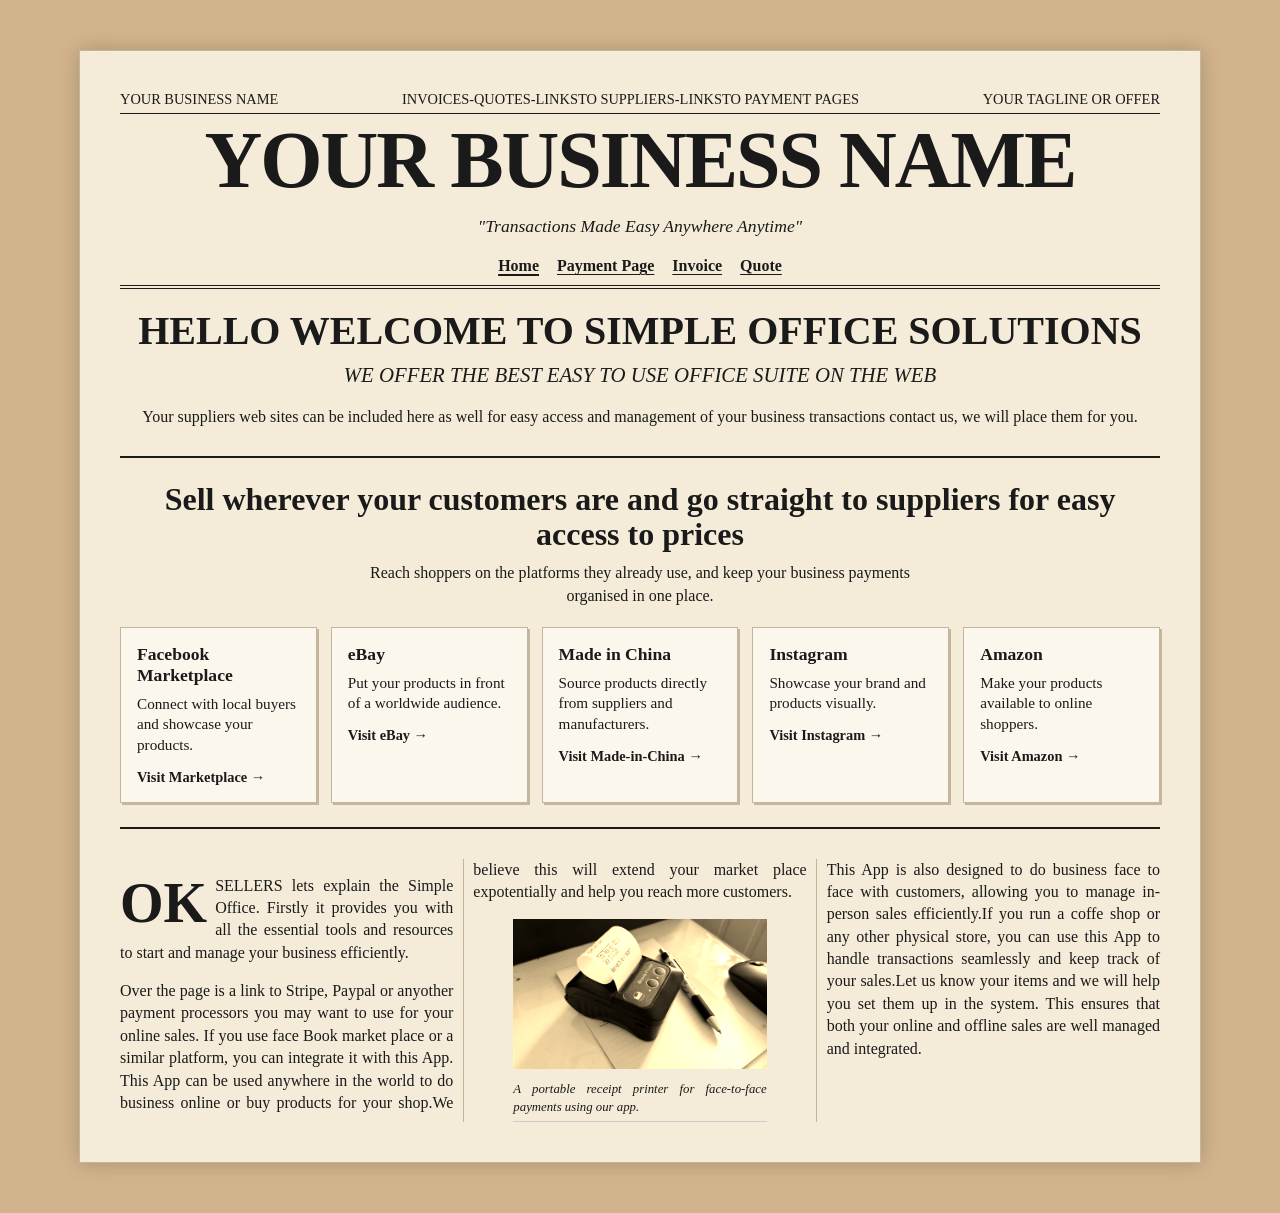
<file: index.html>
<!DOCTYPE html>
<html lang="en">
<head>
    <meta charset="UTF-8">
    <meta name="viewport" content="width=device-width, initial-scale=1.0">
    <meta name="description" content="YOUR BUSINESS NAME brings together simple business tools for sellers, including payment pages, invoices, quotes, and supplier links.">
    <link rel="canonical" href="https://YOUR-DOMAIN.COM/">
    <meta property="og:type" content="website">
    <meta property="og:title" content="YOUR BUSINESS NAME | Simple Office Solutions">
    <meta property="og:description" content="Simple business tools for sellers, with payment pages, invoices, quotes, and supplier links.">
    <meta property="og:url" content="https://YOUR-DOMAIN.COM/">
    <meta property="og:image" content="https://YOUR-DOMAIN.COM/officeprint.jpg">
    <title>YOUR BUSINESS NAME | Simple Office Solutions</title>
    <link rel="stylesheet" href="style.css">
</head>
<body>

<div class="newspaper-container">
    <header>
        <div class="meta-data">
            <span>YOUR BUSINESS NAME</span>
            <span>INVOICES-QUOTES-LINKSTO SUPPLIERS-LINKSTO PAYMENT PAGES</span>
            <span>YOUR TAGLINE OR OFFER</span>
        </div>
       
        <h1 class="logo">YOUR BUSINESS NAME</h1>
       
        <div class="motto">
            "Transactions Made Easy Anywhere Anytime"
        </div>

        <nav class="page-navigation" aria-label="Page navigation">
            <a href="index.html" aria-current="page">Home</a>
            <a href="page2.html">Payment Page</a>
            <a href="invoice.html">Invoice</a>
            <a href="quote.html">Quote</a>
        </nav>
    </header>

    <main class="content">
        <section class="main-headline">
            <h2>HELLO WELCOME TO SIMPLE OFFICE SOLUTIONS</h2>
            <h3>WE OFFER THE BEST EASY TO USE OFFICE SUITE ON THE WEB</h3>
            <p>Your suppliers web sites can be included here as well for easy access and management of your business transactions contact us, we will place them for you.</p>
        </section>

        <section class="marketplace-section" aria-labelledby="marketplace-heading">
            <h2 id="marketplace-heading">Sell wherever your customers are and go straight to suppliers for easy access to prices</h2>
            <p class="marketplace-intro">Reach shoppers on the platforms they already use, and keep your business payments organised in one place.</p>
            <div class="marketplace-cards">
                <a class="marketplace-card" href="https://www.facebook.com/marketplace/" target="_blank" rel="noopener noreferrer">
                    <h3>Facebook Marketplace</h3>
                    <p>Connect with local buyers and showcase your products.</p>
                    <span>Visit Marketplace &rarr;</span>
                </a>
                <a class="marketplace-card" href="https://www.ebay.com/" target="_blank" rel="noopener noreferrer">
                    <h3>eBay</h3>
                    <p>Put your products in front of a worldwide audience.</p>
                    <span>Visit eBay &rarr;</span>
                </a>
                <a class="marketplace-card" href="https://www.made-in-china.com/" target="_blank" rel="noopener noreferrer">
                    <h3>Made in China</h3>
                    <p>Source products directly from suppliers and manufacturers.</p>
                    <span>Visit Made-in-China &rarr;</span>
                </a>
                <a class="marketplace-card" href="https://www.instagram.com/" target="_blank" rel="noopener noreferrer">
                    <h3>Instagram</h3>
                    <p>Showcase your brand and products visually.</p>
                    <span>Visit Instagram &rarr;</span>
                </a>
                <a class="marketplace-card" href="https://www.amazon.com/" target="_blank" rel="noopener noreferrer">
                    <h3>Amazon</h3>
                    <p>Make your products available to online shoppers.</p>
                    <span>Visit Amazon &rarr;</span>
                </a>
            </div>
        </section>

        <div class="columns">
            <p><span class="drop-cap">OK</span> SELLERS lets explain the Simple Office. Firstly it provides you with all the essential tools and resources to start and manage your business efficiently.</p>
           
            <p>Over the page is a link to Stripe, Paypal or anyother payment processors you may want to use for your online sales. If you use face Book market place or a similar platform, you can integrate it with this App. This App can be used anywhere in the world to do business online or buy products for your shop.We believe this will extend your market place expotentially and help you reach more customers.</p>

            <figure>
                <img class="image-placeholder" src="officeprint.jpg" alt="A portable printer printing a receipt on a desk">
                <figcaption>A portable receipt printer for face-to-face payments using our app.</figcaption>
            </figure>

            <p>This App is also designed to do business face to face with customers, allowing you to manage in-person sales efficiently.If you run a coffe shop or any other physical store, you can use this App to handle transactions seamlessly and keep track of your sales.Let us know your items and we will help you set them up in the system. This ensures that both your online and offline sales are well managed and integrated.</p>
           
            <p></p>
        </div>
    </main>
</div>

</body>
</html>
</file>
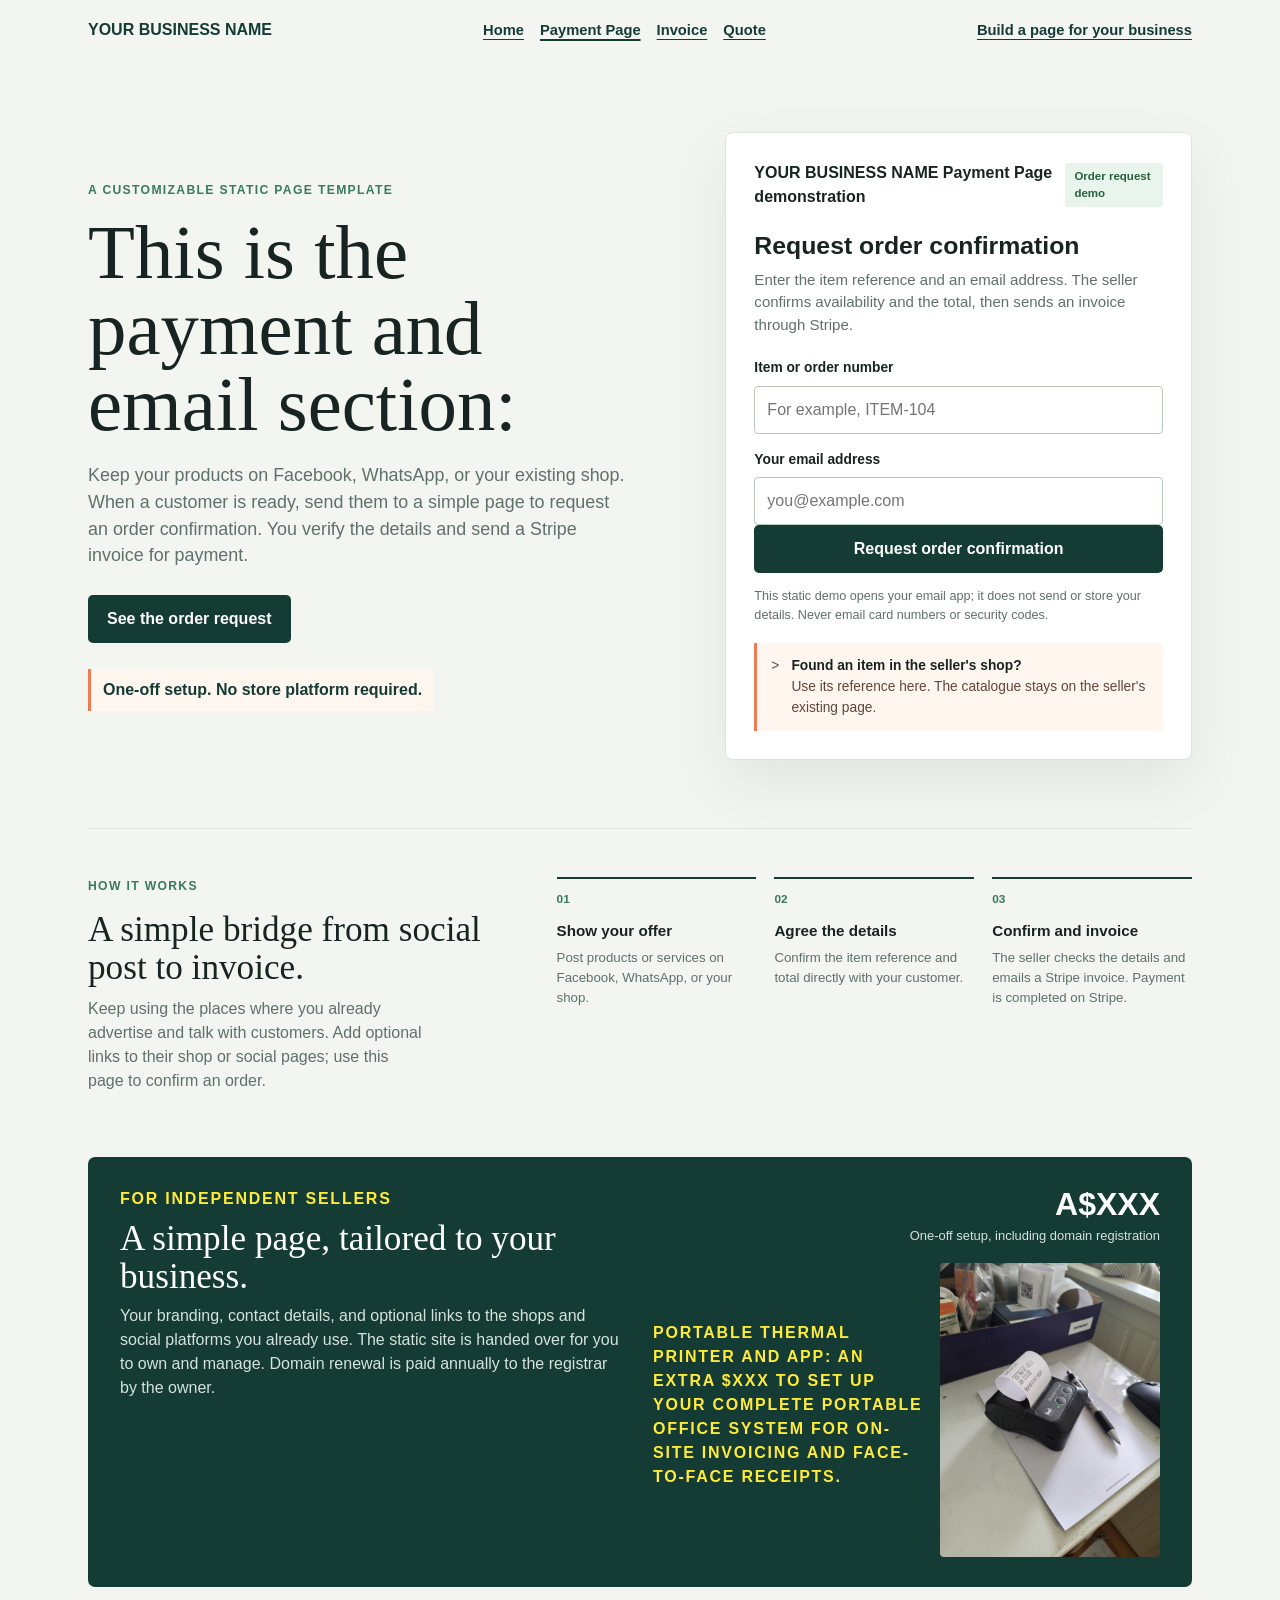
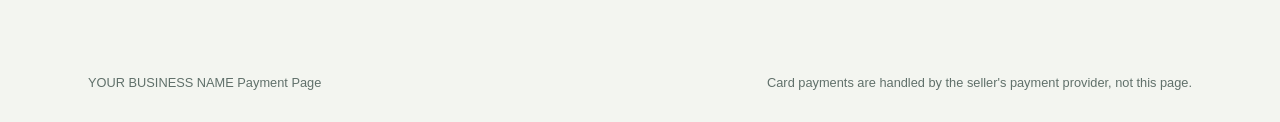
<file: page2.html>
<!DOCTYPE html>
<html lang="en">
<head>
<meta charset="UTF-8">
<meta name="viewport" content="width=device-width, initial-scale=1.0">
<meta name="theme-color" content="#153b35">
<meta name="description" content="A customizable static page template that helps independent sellers turn social-media enquiries into confirmed orders and payment invoices.">
<title>Payment Page | YOUR BUSINESS NAME</title>
<link rel="canonical" href="https://YOUR-DOMAIN.COM/page2.html">
<meta property="og:type" content="website">
<meta property="og:title" content="Payment Page | YOUR BUSINESS NAME">
<meta property="og:description" content="Customizable payment-page templates for independent sellers.">
<meta property="og:url" content="https://YOUR-DOMAIN.COM/page2.html">
<meta property="og:image" content="https://YOUR-DOMAIN.COM/officeprint.jpg">

<style>
  :root {
    color-scheme: light;
    --ink: #182421;
    --muted: #60706a;
    --paper: #f3f5f0;
    --surface: #ffffff;
    --forest: #153b35;
    --mint: #c9efdc;
    --orange: #f17b51;
    --line: #dce4dd;
  }

  * { box-sizing: border-box; }

  html { scroll-behavior: smooth; }

  body {
    margin: 0;
    background: var(--paper);
    color: var(--ink);
    font-family: "Trebuchet MS", "Segoe UI", sans-serif;
    line-height: 1.5;
  }

  a { color: inherit; }

  .topbar {
    display: flex;
    align-items: center;
    justify-content: space-between;
    flex-wrap: wrap;
    gap: 18px;
    max-width: 1160px;
    margin: 0 auto;
    padding: 18px 28px;
  }

  .brand {
    display: inline-flex;
    align-items: center;
    gap: 11px;
    color: var(--forest);
    font-size: 1rem;
    font-weight: 800;
    text-decoration: none;
  }

  .brand img {
    width: 42px;
    height: 42px;
    object-fit: contain;
    border-radius: 50%;
  }

  .page-navigation {
    display: flex;
    flex-wrap: wrap;
    gap: 16px;
  }

  .page-navigation a {
    color: var(--forest);
    font-size: 0.92rem;
    font-weight: 700;
    text-underline-offset: 4px;
  }

  .page-navigation a[aria-current="page"] {
    text-decoration-thickness: 2px;
  }

  .topbar-cta {
    color: var(--forest);
    font-size: 0.92rem;
    font-weight: 700;
    text-decoration-thickness: 1px;
    text-underline-offset: 4px;
  }

  main {
    max-width: 1160px;
    margin: 0 auto;
    padding: 18px 28px 64px;
  }

  .hero {
    display: grid;
    grid-template-columns: minmax(0, 1.08fr) minmax(340px, 0.92fr);
    align-items: center;
    gap: clamp(36px, 7vw, 92px);
    padding: 54px 0 68px;
  }

  .eyebrow {
    margin: 0 0 15px;
    color: #397a5c;
    font-size: 0.76rem;
    font-weight: 800;
    letter-spacing: 0.11em;
    text-transform: uppercase;
  }

  h1, h2, p { margin-top: 0; }

  h1 {
    max-width: 660px;
    margin-bottom: 19px;
    font-family: Georgia, "Times New Roman", serif;
    font-size: clamp(2.8rem, 6vw, 5.25rem);
    font-weight: 500;
    letter-spacing: 0;
    line-height: 0.99;
  }

  .hero-copy {
    max-width: 540px;
    margin-bottom: 26px;
    color: var(--muted);
    font-size: 1.12rem;
  }

  .button {
    display: inline-flex;
    min-height: 48px;
    align-items: center;
    justify-content: center;
    padding: 12px 19px;
    border: 0;
    border-radius: 5px;
    background: var(--forest);
    color: #fff;
    font: inherit;
    font-weight: 800;
    text-align: center;
    text-decoration: none;
    cursor: pointer;
  }

  .button:hover { background: #20584b; }

  .hero-note {
    display: flex;
    width: fit-content;
    align-items: center;
    min-height: 42px;
    margin: 1.6em 0 0;
    padding: 8px 12px;
    border-left: 3px solid var(--orange);
    background: #fff6f0;
    color: var(--forest);
    font-size: 1rem;
    font-weight: 800;
  }

  .payment-panel {
    position: relative;
    padding: 28px;
    border: 1px solid var(--line);
    border-radius: 8px;
    background: var(--surface);
    box-shadow: 0 22px 60px rgba(24, 36, 33, 0.08);
  }

  .panel-topline {
    display: flex;
    align-items: center;
    justify-content: space-between;
    gap: 12px;
    margin-bottom: 23px;
  }

  .panel-topline strong { font-size: 1rem; }

  .status {
    padding: 5px 9px;
    border-radius: 3px;
    background: #e9f5ec;
    color: #28613f;
    font-size: 0.72rem;
    font-weight: 800;
  }

  .payment-panel h2 {
    margin-bottom: 8px;
    font-size: 1.55rem;
    line-height: 1.15;
  }

  .panel-copy {
    margin-bottom: 22px;
    color: var(--muted);
    font-size: 0.94rem;
  }

  label {
    display: block;
    margin: 16px 0 7px;
    font-size: 0.86rem;
    font-weight: 800;
  }

  input {
    width: 100%;
    min-height: 48px;
    padding: 11px 12px;
    border: 1px solid #b9c7bd;
    border-radius: 4px;
    background: #fff;
    color: var(--ink);
    font: inherit;
  }

  input:focus-visible, .button:focus-visible, a:focus-visible {
    outline: 3px solid var(--orange);
    outline-offset: 3px;
  }

  .payment-note {
    color: var(--muted);
    font-size: 0.79rem;
  }

  .payment-note { margin: 15px 0 0; }

  .payment-actions {
    display: grid;
    gap: 10px;
  }

  .payment-actions .button { width: 100%; }

  .payment-note { margin: 14px 0 0; }

  .no-catalogue {
    display: flex;
    align-items: flex-start;
    gap: 12px;
    margin-top: 18px;
    padding: 13px 14px;
    border-left: 3px solid var(--orange);
    background: #fff6f0;
    color: #604538;
    font-size: 0.86rem;
  }

  .no-catalogue strong { color: var(--ink); }

  .process {
    display: grid;
    grid-template-columns: 0.8fr 1.2fr;
    gap: 45px;
    padding: 48px 0;
    border-top: 1px solid var(--line);
  }

  .process h2, .offer h2 {
    margin-bottom: 10px;
    font-family: Georgia, "Times New Roman", serif;
    font-size: 2.2rem;
    font-weight: 500;
    line-height: 1.08;
  }

  .process-intro { max-width: 340px; color: var(--muted); }

  .steps {
    display: grid;
    grid-template-columns: repeat(3, 1fr);
    gap: 18px;
    margin: 0;
    padding: 0;
    list-style: none;
  }

  .steps li { padding-top: 12px; border-top: 2px solid var(--forest); }
  .steps span { display: block; margin-bottom: 11px; color: #397a5c; font-size: 0.74rem; font-weight: 800; }
  .steps strong { display: block; margin-bottom: 5px; font-size: 0.95rem; }
  .steps p { margin: 0; color: var(--muted); font-size: 0.83rem; }

  .offer {
    display: grid;
    grid-template-columns: minmax(0, 1fr) minmax(0, 1fr);
    align-items: stretch;
    gap: 26px;
    padding: 30px 32px;
    border-radius: 7px;
    background: var(--forest);
    color: #fff;
  }

  .offer .eyebrow { margin-bottom: 9px; color: #ffeb3b; font-size: 1rem; }
  .offer h2 { margin-bottom: 8px; }
  .offer p { max-width: 590px; margin: 0; color: #d5e3dc; }
  .offer-aside { display: flex; flex-direction: column; align-items: stretch; justify-content: space-between; gap: 18px; }
  .offer-price { min-width: 170px; text-align: right; }
  .offer-price strong { display: block; font-size: 2rem; line-height: 1.1; }
  .offer-price span { display: block; margin-top: 4px; color: #d5e3dc; font-size: 0.81rem; }
  .offer-product { display: grid; width: 100%; grid-template-columns: minmax(0, 1fr) minmax(120px, 220px); align-items: center; gap: 14px; }
  .offer-image { display: block; width: 100%; height: auto; border-radius: 4px; }
  .offer-product p { margin: 0; }

  footer {
    display: flex;
    justify-content: space-between;
    gap: 20px;
    max-width: 1160px;
    margin: 0 auto;
    padding: 22px 28px 30px;
    color: var(--muted);
    font-size: 0.8rem;
  }

  @media (max-width: 820px) {
    .hero { grid-template-columns: 1fr; gap: 34px; padding-top: 32px; }
    .payment-panel { max-width: 560px; }
    .process { grid-template-columns: 1fr; gap: 18px; }
  }

  @media (max-width: 680px) {
    .offer { grid-template-columns: 1fr; }
    .offer-price { min-width: 0; text-align: left; }
    .offer-product { grid-template-columns: minmax(0, 1fr) minmax(100px, 150px); gap: 10px; }
  }

  @media (max-width: 560px) {
    .topbar, main { padding-right: 18px; padding-left: 18px; }
    .topbar { padding-top: 14px; padding-bottom: 14px; }
    .brand { font-size: 0.92rem; }
    .topbar-cta, .page-navigation a { font-size: 0.8rem; }
    .hero { padding-top: 28px; padding-bottom: 44px; }
    h1 { font-size: 3rem; }
    .hero-note { margin: 1.6em 0 0; }
    .payment-panel { padding: 21px 18px; }
    .steps { grid-template-columns: 1fr; gap: 15px; }
    .steps li { display: grid; grid-template-columns: 36px 1fr; column-gap: 8px; }
    .steps span { grid-row: span 2; margin: 0; }
    .steps strong { margin-bottom: 2px; }
    .offer { padding: 25px 21px; }
    footer { flex-direction: column; gap: 5px; padding-right: 18px; padding-left: 18px; }
  }

  @media (prefers-reduced-motion: reduce) {
    html { scroll-behavior: auto; }
  }
</style>
</head>

<body>
  <header class="topbar">
    <a class="brand" href="index.html" aria-label="Home">
      <span>YOUR BUSINESS NAME</span>
    </a>
    <nav class="page-navigation" aria-label="Page navigation">
      <a href="index.html">Home</a>
      <a href="page2.html" aria-current="page">Payment Page</a>
      <a href="invoice.html">Invoice</a>
      <a href="quote.html">Quote</a>
    </nav>
    <a class="topbar-cta" href="#offer">Build a page for your business</a>
  </header>

  <main id="top">
    <section class="hero" aria-labelledby="main-heading">
      <div>
        <p class="eyebrow">A customizable static page template</p>
        <h1 id="main-heading">This is the payment and email section: </h1>
        <p class="hero-copy">Keep your products on Facebook, WhatsApp, or your existing shop. When a customer is ready, send them to a simple page to request an order confirmation. You verify the details and send a Stripe invoice for payment.</p>
        <a class="button" href="#payment">See the order request</a>
        <p class="hero-note">One-off setup. No store platform required.</p>
      </div>

      <section class="payment-panel" id="payment" aria-labelledby="payment-heading">
        <div class="panel-topline">
          <strong>YOUR BUSINESS NAME Payment Page demonstration</strong>
          <span class="status">Order request demo</span>
        </div>
        <h2 id="payment-heading">Request order confirmation</h2>
        <p class="panel-copy">Enter the item reference and an email address. The seller confirms availability and the total, then sends an invoice through Stripe.</p>

        <form id="order-form">
          <label for="order-reference">Item or order number</label>
          <input id="order-reference" name="reference" type="text" maxlength="40" placeholder="For example, ITEM-104" autocomplete="off" required>

          <label for="customer-email">Your email address</label>
          <input id="customer-email" name="email" type="email" maxlength="254" placeholder="you@example.com" autocomplete="email" required>

          <div class="payment-actions">
            <button class="button" type="submit">Request order confirmation</button>
          </div>
          <p class="payment-note" id="order-note" aria-live="polite">This static demo opens your email app; it does not send or store your details. Never email card numbers or security codes.</p>
        </form>

        <div class="no-catalogue">
          <span aria-hidden="true">&gt;</span>
          <div><strong>Found an item in the seller's shop?</strong><br>Use its reference here. The catalogue stays on the seller's existing page.</div>
        </div>
      </section>
    </section>

    <section class="process" aria-labelledby="process-heading">
      <div>
        <p class="eyebrow">How it works</p>
        <h2 id="process-heading">A simple bridge from social post to invoice.</h2>
        <p class="process-intro">Keep using the places where you already advertise and talk with customers. Add optional links to their shop or social pages; use this page to confirm an order.</p>
      </div>
      <ol class="steps">
        <li><span>01</span><strong>Show your offer</strong><p>Post products or services on Facebook, WhatsApp, or your shop.</p></li>
        <li><span>02</span><strong>Agree the details</strong><p>Confirm the item reference and total directly with your customer.</p></li>
        <li><span>03</span><strong>Confirm and invoice</strong><p>The seller checks the details and emails a Stripe invoice. Payment is completed on Stripe.</p></li>
      </ol>
    </section>

    <section class="offer" id="offer" aria-labelledby="offer-heading">
      <div>
        <p class="eyebrow">For independent sellers</p>
        <h2 id="offer-heading">A simple page, tailored to your business.</h2>
        <p>Your branding, contact details, and optional links to the shops and social platforms you already use. The static site is handed over for you to own and manage. Domain renewal is paid annually to the registrar by the owner.</p>
      </div>
      <div class="offer-aside">
        <div class="offer-price"><strong>A$XXX</strong><span>One-off setup, including domain registration</span></div>
        <div class="offer-product">
          <p class="eyebrow">Portable thermal printer and app: an extra $XXX to set up your complete portable office system for on-site invoicing and face-to-face receipts.</p>
          <img class="offer-image" src="officeprint.jpg" width="1200" height="900" loading="lazy" decoding="async" alt="A small portable printer printing a receipt on a desk">
        </div>
      </div>
    </section>
  </main>

  <footer>
    <span>YOUR BUSINESS NAME Payment Page</span>
    <span>Card payments are handled by the seller's payment provider, not this page.</span>
  </footer>

  <script>
    // Set the seller's public order-contact email before publishing.
    const sellerEmail = "REPLACE_WITH_SELLER_EMAIL";
    const orderForm = document.querySelector("#order-form");
    const orderNote = document.querySelector("#order-note");

    orderForm.addEventListener("submit", (event) => {
      event.preventDefault();
      if (!orderForm.reportValidity()) return;

      if (sellerEmail === "REPLACE_WITH_SELLER_EMAIL") {
        orderNote.textContent = "Demo only: the seller must add their order-contact email before publishing.";
        return;
      }

      const formData = new FormData(orderForm);
      const subject = `Order confirmation request: ${formData.get("reference")}`;
      const body = [
        `Item or order number: ${formData.get("reference")}`,
        `Customer email: ${formData.get("email")}`,
        "Please confirm availability and the total, then send an invoice if agreed."
      ].join("\n");
      window.location.href = `mailto:${sellerEmail}?subject=${encodeURIComponent(subject)}&body=${encodeURIComponent(body)}`;
    });
  </script>
</body>
</html>
</file>
<file: style.css>
body {
    background-color: #d2b48c; /* Fallback */
    display: flex;
    justify-content: center;
    padding: 50px 20px;
    margin: 0;
    color: #1a1a1a;
    font-family: 'Times New Roman', serif;
}

.newspaper-container {
    background-color: #f4ecd8;
    max-width: 1040px;
    padding: 40px;
    box-shadow: 0 0 20px rgba(0,0,0,0.2);
    border: 1px solid #c4b59d;
}

/* The Logo Header */
header {
    text-align: center;
    border-bottom: 4px double #1a1a1a;
    margin-bottom: 20px;
}

.page-navigation {
    display: flex;
    justify-content: center;
    flex-wrap: wrap;
    gap: 18px;
    padding: 10px 0;
}

.page-navigation a {
    color: #1a1a1a;
    font-weight: bold;
    text-underline-offset: 3px;
}

.page-navigation a[aria-current="page"] {
    text-decoration-thickness: 2px;
}

.meta-data {
    display: flex;
    justify-content: space-between;
    font-family: 'Special Elite', cursive;
    font-size: 0.9rem;
    border-bottom: 1px solid #1a1a1a;
    padding-bottom: 5px;
}

.logo {
    font-family: 'Playfair Display', serif;
    font-weight: 900;
    font-size: 5rem;
    margin: 10px 0;
    letter-spacing: -2px;
    text-transform: uppercase;
    line-height: 0.9;
}

.motto {
    font-style: italic;
    padding: 10px 0;
    font-size: 1.1rem;
}

/* Headlines */
.main-headline {
    text-align: center;
    margin-bottom: 30px;
}

h2 {
    font-family: 'Playfair Display', serif;
    font-size: 2.5rem;
    margin: 0;
    line-height: 1.1;
}

h3 {
    font-weight: normal;
    font-style: italic;
    font-size: 1.3rem;
    margin-top: 10px;
}

.marketplace-section {
    border-top: 2px solid #1a1a1a;
    border-bottom: 2px solid #1a1a1a;
    padding: 24px 0;
    margin-bottom: 30px;
    text-align: center;
}

.marketplace-section h2 {
    font-size: 2rem;
}

.marketplace-intro {
    max-width: 560px;
    margin: 10px auto 20px;
    line-height: 1.4;
}

.marketplace-cards {
    display: flex;
    flex-wrap: wrap;
    justify-content: center;
    gap: 14px;
}

.marketplace-card {
    flex: 1 1 135px;
    max-width: 210px;
    padding: 16px;
    border: 1px solid #c4b59d;
    background: #fbf7ed;
    color: inherit;
    text-align: left;
    text-decoration: none;
    box-shadow: 2px 2px 0 #c4b59d;
}

.marketplace-card:hover,
.marketplace-card:focus-visible {
    background: #fffdf7;
    box-shadow: 3px 3px 0 #1a1a1a;
}

.marketplace-card h3 {
    margin: 0 0 8px;
    font-size: 1.1rem;
    font-weight: bold;
    font-style: normal;
}

.marketplace-card p {
    margin: 0 0 12px;
    font-size: 0.95rem;
    line-height: 1.35;
}

.marketplace-card span {
    font-size: 0.9rem;
    font-weight: bold;
}

/* Columns for that News feel */
.columns {
    column-count: 3;
    column-gap: 20px;
    column-rule: 1px solid #c4b59d;
    text-align: justify;
    line-height: 1.4;
}

.drop-cap {
    float: left;
    font-size: 3.5rem;
    line-height: 1;
    padding-right: 8px;
    font-family: 'Playfair Display', serif;
    font-weight: bold;
}

/* Vintage Image Placeholder */
figure {
    break-inside: avoid;
}

.image-placeholder {
    width: 100%;
    height: 150px;
    background-color: #333; /* Represents a grainy B&W photo */
    filter: sepia(1) contrast(1.2);
    margin-bottom: 5px;
    object-fit: cover;
}

figcaption {
    font-size: 0.8rem;
    font-style: italic;
    margin-bottom: 15px;
    border-bottom: 1px solid #ccc;
    padding-bottom: 5px;
}
</file>
